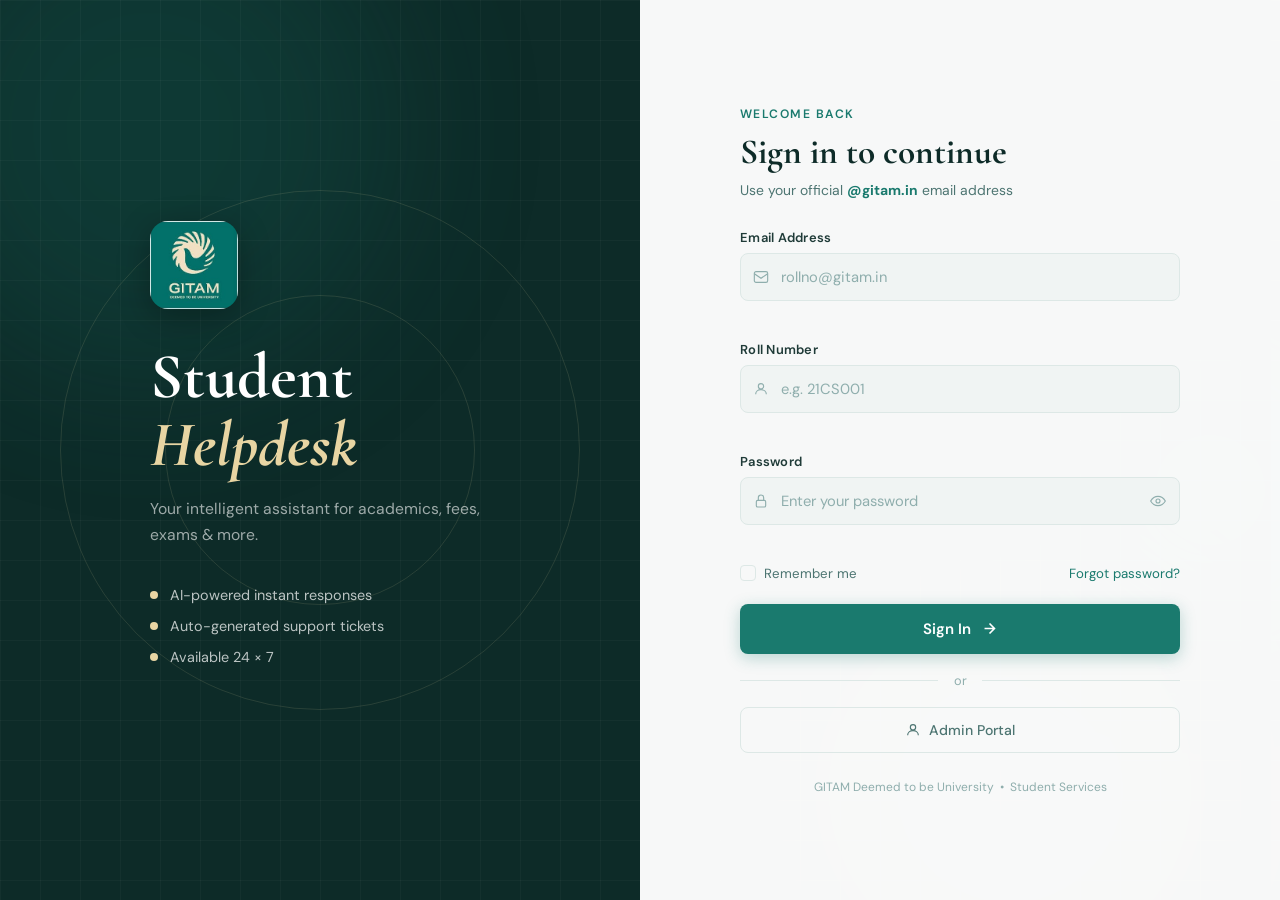
<file: index.html>
<!DOCTYPE html>
<html lang="en">
<head>
  <meta charset="UTF-8"/>
  <meta name="viewport" content="width=device-width, initial-scale=1.0"/>
  <title>GITAM Helpdesk — Chat</title>
  <link rel="stylesheet" href="style.css"/>
  <link href="https://fonts.googleapis.com/css2?family=Cormorant+Garamond:ital,wght@0,400;0,600;0,700;1,400&family=DM+Sans:wght@300;400;500;600&display=swap" rel="stylesheet">
</head>
<body class="chat-body">

  <!-- ══════════════ SIDEBAR ══════════════ -->
  <aside class="sidebar" id="sidebar">
    <div class="sidebar-top">
      <img src="image.png" alt="GITAM" class="sidebar-logo"/>
      <div class="sidebar-brand">
        <span class="sb-name">GITAM</span>
        <span class="sb-sub">Helpdesk</span>
      </div>
    </div>

    <nav class="sidebar-nav">
      <span class="nav-section-label">Quick Topics</span>

      <button class="quick-btn" data-msg="What is the last date to pay fees?">
        <svg viewBox="0 0 24 24" fill="none" stroke="currentColor" stroke-width="1.7"><circle cx="12" cy="12" r="10"/><path d="M12 8v4l3 3"/></svg>
        Fee Payment
      </button>
      <button class="quick-btn" data-msg="When is the exam timetable released?">
        <svg viewBox="0 0 24 24" fill="none" stroke="currentColor" stroke-width="1.7"><rect x="3" y="4" width="18" height="18" rx="2"/><path d="M16 2v4M8 2v4M3 10h18"/></svg>
        Examinations
      </button>
      <button class="quick-btn" data-msg="How do I get a bonafide certificate?">
        <svg viewBox="0 0 24 24" fill="none" stroke="currentColor" stroke-width="1.7"><path d="M4 19.5A2.5 2.5 0 016.5 17H20"/><path d="M6.5 2H20v20H6.5A2.5 2.5 0 014 19.5v-15A2.5 2.5 0 016.5 2z"/></svg>
        Academics
      </button>
      <button class="quick-btn" data-msg="How do I apply for hostel accommodation?">
        <svg viewBox="0 0 24 24" fill="none" stroke="currentColor" stroke-width="1.7"><path d="M3 9l9-7 9 7v11a2 2 0 01-2 2H5a2 2 0 01-2-2z"/><polyline points="9 22 9 12 15 12 15 22"/></svg>
        Hostel
      </button>
      <button class="quick-btn complaint-btn" data-msg="I want to file a complaint against a staff member.">
        <svg viewBox="0 0 24 24" fill="none" stroke="currentColor" stroke-width="1.7"><path d="M10.29 3.86L1.82 18a2 2 0 001.71 3h16.94a2 2 0 001.71-3L13.71 3.86a2 2 0 00-3.42 0z"/><line x1="12" y1="9" x2="12" y2="13"/><line x1="12" y1="17" x2="12.01" y2="17"/></svg>
        Raise Complaint
      </button>
    </nav>

    <div class="sidebar-footer">
      <div class="user-pill">
        <div class="user-ava" id="userAva">S</div>
        <div class="user-meta">
          <span id="uName">Student</span>
          <small id="uRoll">Roll No.</small>
        </div>
      </div>
      <button class="logout-btn" id="logoutBtn" title="Logout">
        <svg viewBox="0 0 24 24" fill="none" stroke="currentColor" stroke-width="2">
          <path d="M9 21H5a2 2 0 01-2-2V5a2 2 0 012-2h4"/>
          <polyline points="16 17 21 12 16 7"/>
          <line x1="21" y1="12" x2="9" y2="12"/>
        </svg>
      </button>
    </div>
  </aside>

  <!-- ══════════════ MAIN CHAT ══════════════ -->
  <main class="chat-main">

    <header class="chat-header">
      <button class="hamburger" id="menuToggle" aria-label="Toggle sidebar">
        <span></span><span></span><span></span>
      </button>
      <div class="header-center">
        <span class="online-dot"></span>
        GITAM AI Helpdesk
      </div>
      <a href="admin.html" class="header-admin-btn" title="Admin Panel">
        <svg viewBox="0 0 24 24" fill="none" stroke="currentColor" stroke-width="1.8">
          <circle cx="12" cy="8" r="4"/>
          <path d="M4 20c0-4 3.58-7 8-7s8 3 8 7"/>
        </svg>
        Admin
      </a>
    </header>

    <section class="chat-window" id="chatWindow">
      <!-- Welcome card shown on load -->
      <div class="welcome-card" id="welcomeCard">
        <img src="image.png" alt="GITAM" class="wc-logo"/>
        <h2 class="wc-title">Hello, <span id="wName">Student</span>! 👋</h2>
        <p class="wc-sub">I am your GITAM AI Assistant. Ask me anything about fees, exams, academics, hostel, or raise a complaint.</p>
        <div class="wc-chips">
          <button class="chip" data-msg="What is the fee payment deadline?">Fee deadline</button>
          <button class="chip" data-msg="When are exams scheduled?">Exam schedule</button>
          <button class="chip" data-msg="How do I check my CGPA?">Check CGPA</button>
          <button class="chip" data-msg="I want to report a problem">Report issue</button>
        </div>
      </div>
    </section>

    <!-- Typing indicator -->
    <div class="typing-indicator" id="typingBar" style="display:none">
      <div class="bounce-dots"><span></span><span></span><span></span></div>
      <span>GITAM AI is thinking…</span>
    </div>

    <footer class="chat-footer">
      <div class="footer-inner">
        <textarea id="msgInput" class="msg-input" placeholder="Type your question here…" rows="1" maxlength="500"></textarea>
        <button class="send-btn" id="sendBtn" disabled aria-label="Send">
          <svg viewBox="0 0 24 24" fill="none" stroke="currentColor" stroke-width="2.2">
            <line x1="22" y1="2" x2="11" y2="13"/>
            <polygon points="22 2 15 22 11 13 2 9 22 2"/>
          </svg>
        </button>
      </div>
      <p class="footer-hint"><kbd>Enter</kbd> to send &nbsp;·&nbsp; <kbd>Shift+Enter</kbd> for new line</p>
    </footer>

  </main>

  <!-- ══════ TICKET MODAL ══════ -->
  <div class="modal-overlay" id="ticketModal">
    <div class="modal-card">
      <div class="modal-emoji">🎫</div>
      <h3 class="modal-heading">Support Ticket Raised!</h3>
      <p class="modal-text" id="modalText">Your issue has been recorded.</p>
      <div class="ticket-id-badge" id="ticketBadge"></div>
      <p class="modal-info">Our grievance team will respond within <strong>48 working hours</strong>. Please save your Ticket ID for tracking.</p>
      <button class="modal-ok" id="modalOk">Got it, thank you!</button>
    </div>
  </div>

  <!-- Mobile sidebar overlay -->
  <div class="modal-overlay sidebar-overlay" id="sidebarOverlay"></div>

  <script src="script.js"></script>
</body>
</html>
</file>
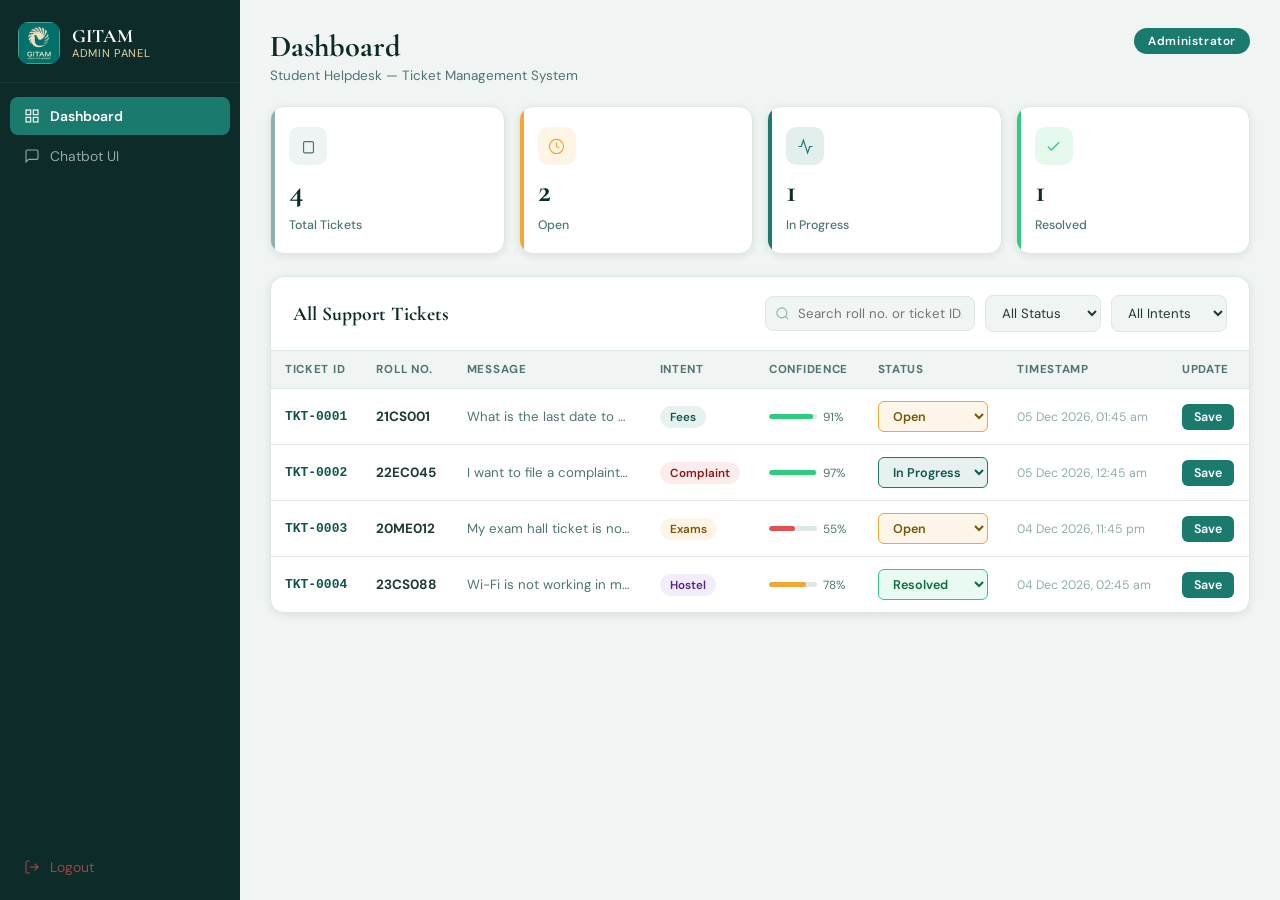
<file: admin.html>
<!DOCTYPE html>
<html lang="en">
<head>
  <meta charset="UTF-8"/>
  <meta name="viewport" content="width=device-width, initial-scale=1.0"/>
  <title>GITAM Helpdesk — Admin</title>
  <link rel="stylesheet" href="style.css"/>
  <link href="https://fonts.googleapis.com/css2?family=Cormorant+Garamond:ital,wght@0,400;0,600;0,700;1,400&family=DM+Sans:wght@300;400;500;600&display=swap" rel="stylesheet">
</head>
<body class="admin-body">

  <!-- ══════════════ ADMIN SIDEBAR ══════════════ -->
  <aside class="admin-sidebar">
    <div class="sidebar-top">
      <img src="image.png" alt="GITAM" class="sidebar-logo"/>
      <div class="sidebar-brand">
        <span class="sb-name">GITAM</span>
        <span class="sb-sub">Admin Panel</span>
      </div>
    </div>

    <nav class="admin-nav">
      <a href="admin.html" class="admin-nav-item active">
        <svg viewBox="0 0 24 24" fill="none" stroke="currentColor" stroke-width="1.7">
          <rect x="3" y="3" width="7" height="7"/><rect x="14" y="3" width="7" height="7"/>
          <rect x="3" y="14" width="7" height="7"/><rect x="14" y="14" width="7" height="7"/>
        </svg>
        Dashboard
      </a>
      <a href="index.html" class="admin-nav-item">
        <svg viewBox="0 0 24 24" fill="none" stroke="currentColor" stroke-width="1.7">
          <path d="M21 15a2 2 0 01-2 2H7l-4 4V5a2 2 0 012-2h14a2 2 0 012 2z"/>
        </svg>
        Chatbot UI
      </a>
      <a href="login.html" class="admin-nav-item nav-logout">
        <svg viewBox="0 0 24 24" fill="none" stroke="currentColor" stroke-width="1.7">
          <path d="M9 21H5a2 2 0 01-2-2V5a2 2 0 012-2h4"/>
          <polyline points="16 17 21 12 16 7"/>
          <line x1="21" y1="12" x2="9" y2="12"/>
        </svg>
        Logout
      </a>
    </nav>
  </aside>

  <!-- ══════════════ ADMIN MAIN ══════════════ -->
  <main class="admin-main">

    <header class="admin-topbar">
      <div>
        <h1 class="admin-page-title">Dashboard</h1>
        <p class="admin-page-sub">Student Helpdesk — Ticket Management System</p>
      </div>
      <span class="admin-role-badge">Administrator</span>
    </header>

    <!-- Stats Row -->
    <div class="stats-row">
      <div class="stat-card c-all">
        <div class="stat-icon-wrap">
          <svg viewBox="0 0 24 24" fill="none" stroke="currentColor" stroke-width="1.7">
            <path d="M15 5H7a2 2 0 00-2 2v12a2 2 0 002 2h10a2 2 0 002-2V7a2 2 0 00-2-2z"/>
          </svg>
        </div>
        <span class="stat-number" id="sTotal">0</span>
        <span class="stat-lbl">Total Tickets</span>
      </div>
      <div class="stat-card c-open">
        <div class="stat-icon-wrap">
          <svg viewBox="0 0 24 24" fill="none" stroke="currentColor" stroke-width="1.7">
            <circle cx="12" cy="12" r="10"/><polyline points="12 6 12 12 16 14"/>
          </svg>
        </div>
        <span class="stat-number" id="sOpen">0</span>
        <span class="stat-lbl">Open</span>
      </div>
      <div class="stat-card c-progress">
        <div class="stat-icon-wrap">
          <svg viewBox="0 0 24 24" fill="none" stroke="currentColor" stroke-width="1.7">
            <polyline points="22 12 18 12 15 21 9 3 6 12 2 12"/>
          </svg>
        </div>
        <span class="stat-number" id="sProgress">0</span>
        <span class="stat-lbl">In Progress</span>
      </div>
      <div class="stat-card c-resolved">
        <div class="stat-icon-wrap">
          <svg viewBox="0 0 24 24" fill="none" stroke="currentColor" stroke-width="1.7">
            <polyline points="20 6 9 17 4 12"/>
          </svg>
        </div>
        <span class="stat-number" id="sResolved">0</span>
        <span class="stat-lbl">Resolved</span>
      </div>
    </div>

    <!-- Tickets Table -->
    <section class="table-section">
      <div class="table-toolbar">
        <h2 class="table-section-title">All Support Tickets</h2>
        <div class="toolbar-right">
          <div class="tbar-search">
            <svg viewBox="0 0 24 24" fill="none" stroke="currentColor" stroke-width="1.7">
              <circle cx="11" cy="11" r="8"/><line x1="21" y1="21" x2="16.65" y2="16.65"/>
            </svg>
            <input type="text" id="searchInput" placeholder="Search roll no. or ticket ID…"/>
          </div>
          <select id="filterStatus" class="tbar-select">
            <option value="all">All Status</option>
            <option value="Open">Open</option>
            <option value="In Progress">In Progress</option>
            <option value="Resolved">Resolved</option>
          </select>
          <select id="filterIntent" class="tbar-select">
            <option value="all">All Intents</option>
            <option value="fees">Fees</option>
            <option value="exams">Exams</option>
            <option value="academics">Academics</option>
            <option value="hostel">Hostel</option>
            <option value="complaint">Complaint</option>
          </select>
        </div>
      </div>

      <div class="table-scroll">
        <table class="data-table">
          <thead>
            <tr>
              <th>Ticket ID</th>
              <th>Roll No.</th>
              <th>Message</th>
              <th>Intent</th>
              <th>Confidence</th>
              <th>Status</th>
              <th>Timestamp</th>
              <th>Update</th>
            </tr>
          </thead>
          <tbody id="tableBody"></tbody>
        </table>
        <div class="no-data" id="noData">
          <svg viewBox="0 0 24 24" fill="none" stroke="currentColor" stroke-width="1.2">
            <path d="M15 5H7a2 2 0 00-2 2v12a2 2 0 002 2h10a2 2 0 002-2V7a2 2 0 00-2-2z"/>
            <path d="M9 9h6M9 13h6M9 17h3"/>
          </svg>
          <p>No tickets found. They will appear here once students submit queries.</p>
        </div>
      </div>
    </section>

  </main>

  <script src="script.js"></script>
</body>
</html>
</file>
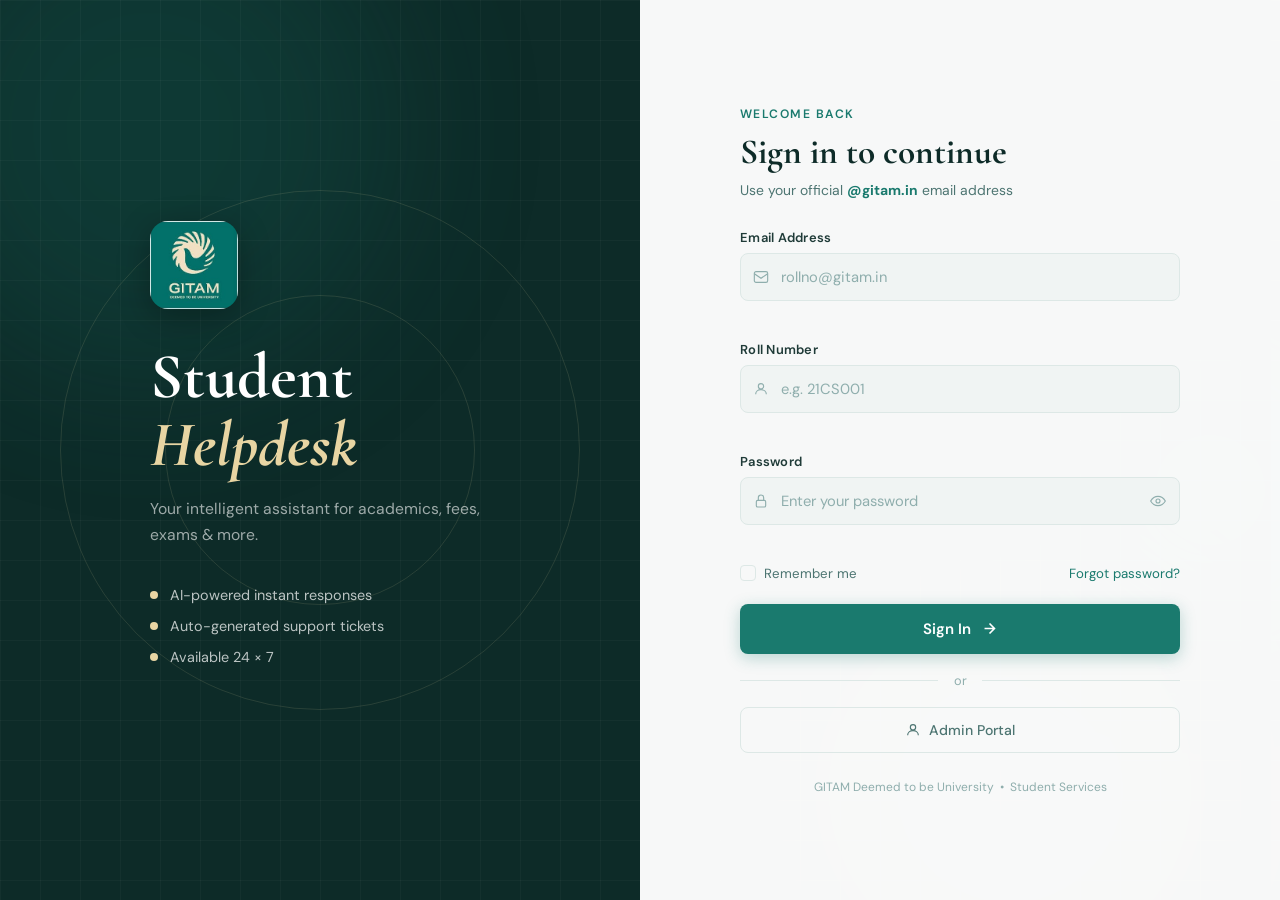
<file: login.html>
<!DOCTYPE html>
<html lang="en">
<head>
  <meta charset="UTF-8"/>
  <meta name="viewport" content="width=device-width, initial-scale=1.0"/>
  <title>GITAM Helpdesk — Login</title>
  <link rel="stylesheet" href="style.css"/>
  <link href="https://fonts.googleapis.com/css2?family=Cormorant+Garamond:ital,wght@0,400;0,600;0,700;1,400&family=DM+Sans:wght@300;400;500;600&display=swap" rel="stylesheet">
</head>
<body class="login-body">

  <div class="bg-orb orb-1"></div>
  <div class="bg-orb orb-2"></div>
  <div class="bg-orb orb-3"></div>
  <div class="bg-grid"></div>

  <div class="login-wrapper">

    <!-- LEFT: Branding -->
    <div class="login-brand-panel">
      <div class="brand-inner">
        <img src="image.png" alt="GITAM University" class="brand-logo"/>
        <h1 class="brand-headline">Student<br/><em>Helpdesk</em></h1>
        <p class="brand-tagline">Your intelligent assistant for academics, fees, exams &amp; more.</p>
        <ul class="brand-features">
          <li><span class="feat-bullet"></span>AI-powered instant responses</li>
          <li><span class="feat-bullet"></span>Auto-generated support tickets</li>
          <li><span class="feat-bullet"></span>Available 24 &times; 7</li>
        </ul>
      </div>
      <div class="brand-ring ring-lg"></div>
      <div class="brand-ring ring-sm"></div>
    </div>

    <!-- RIGHT: Login Form -->
    <div class="login-form-panel">
      <div class="form-card">

        <span class="form-eyebrow">Welcome back</span>
        <h2 class="form-heading">Sign in to continue</h2>
        <p class="form-hint">Use your official <strong>@gitam.in</strong> email address</p>

        <form id="loginForm" novalidate>

          <div class="field-group">
            <label for="email">Email Address</label>
            <div class="input-shell">
              <svg class="inp-icon" viewBox="0 0 24 24" fill="none" stroke="currentColor" stroke-width="1.7">
                <rect x="2" y="4" width="20" height="16" rx="2.5"/>
                <path d="M2 7l10 7 10-7"/>
              </svg>
              <input type="email" id="email" placeholder="rollno@gitam.in" required/>
            </div>
            <p class="field-error" id="emailErr"></p>
          </div>

          <div class="field-group">
            <label for="rollno">Roll Number</label>
            <div class="input-shell">
              <svg class="inp-icon" viewBox="0 0 24 24" fill="none" stroke="currentColor" stroke-width="1.7">
                <circle cx="12" cy="8" r="4"/>
                <path d="M4 20c0-4 3.58-7 8-7s8 3 8 7"/>
              </svg>
              <input type="text" id="rollno" placeholder="e.g. 21CS001" required/>
            </div>
            <p class="field-error" id="rollErr"></p>
          </div>

          <div class="field-group">
            <label for="password">Password</label>
            <div class="input-shell">
              <svg class="inp-icon" viewBox="0 0 24 24" fill="none" stroke="currentColor" stroke-width="1.7">
                <rect x="5" y="11" width="14" height="10" rx="2"/>
                <path d="M8 11V7a4 4 0 018 0v4"/>
              </svg>
              <input type="password" id="password" placeholder="Enter your password" required/>
              <button type="button" id="togglePass" class="eye-btn" aria-label="Toggle password">
                <svg id="eyeShow" viewBox="0 0 24 24" fill="none" stroke="currentColor" stroke-width="1.7">
                  <path d="M1 12s4-7 11-7 11 7 11 7-4 7-11 7S1 12 1 12z"/>
                  <circle cx="12" cy="12" r="3"/>
                </svg>
                <svg id="eyeHide" style="display:none" viewBox="0 0 24 24" fill="none" stroke="currentColor" stroke-width="1.7">
                  <path d="M17.94 17.94A10.94 10.94 0 0112 19c-7 0-11-7-11-7a18.45 18.45 0 015.06-5.94M9.9 4.24A9 9 0 0112 4c7 0 11 7 11 7a18.5 18.5 0 01-2.16 3.19M1 1l22 22"/>
                </svg>
              </button>
            </div>
            <p class="field-error" id="passErr"></p>
          </div>

          <div class="form-row-opts">
            <label class="check-wrap">
              <input type="checkbox" id="rememberMe"/>
              <span class="check-box"></span>
              Remember me
            </label>
            <a href="#" class="forgot-link">Forgot password?</a>
          </div>

          <button type="submit" class="btn-signin" id="signinBtn">
            <span id="btnLabel">Sign In</span>
            <svg class="btn-arr" viewBox="0 0 24 24" fill="none" stroke="currentColor" stroke-width="2.3">
              <path d="M5 12h14M12 5l7 7-7 7"/>
            </svg>
          </button>

          <div class="or-divider"><span>or</span></div>

          <a href="admin.html" class="btn-admin">
            <svg viewBox="0 0 24 24" fill="none" stroke="currentColor" stroke-width="1.7">
              <circle cx="12" cy="8" r="4"/>
              <path d="M4 20c0-4 3.58-7 8-7s8 3 8 7"/>
            </svg>
            Admin Portal
          </a>

        </form>

        <p class="form-footer-note">GITAM Deemed to be University &nbsp;&bull;&nbsp; Student Services</p>
      </div>
    </div>

  </div>

  <script src="script.js"></script>
</body>
</html>
</file>
<file: style.css>
/* ============================================================
   style.css — GITAM Student Helpdesk
   Covers: Login · Chat · Admin
   Brand palette: Teal #1a7a6e · Cream #e8d5a3 · Deep #0d2b28
   ============================================================ */

/* ── Variables ─────────────────────────────────────────── */
:root {
  --teal:       #1a7a6e;
  --teal-dk:    #12574d;
  --teal-lt:    #2aa090;
  --teal-faint: #eaf5f3;
  --cream:      #e8d5a3;
  --cream-dk:   #c9b47a;
  --deep:       #0d2b28;
  --white:      #ffffff;
  --offwhite:   #f6f9f8;
  --g100:       #f0f4f3;
  --g200:       #dde8e6;
  --g400:       #8faead;
  --g600:       #4d7572;
  --g800:       #1f3b38;
  --red:        #e05252;
  --amber:      #f0a830;
  --green:      #2ecc7e;
  --sh-sm:      0 2px 8px rgba(13,43,40,.09);
  --sh-md:      0 6px 24px rgba(13,43,40,.13);
  --sh-lg:      0 16px 48px rgba(13,43,40,.20);
  --r:   14px;
  --rs:  8px;
  --rl:  22px;
  --fd:  'Cormorant Garamond', Georgia, serif;
  --fb:  'DM Sans', sans-serif;
  --tr:  all .22s cubic-bezier(.4,0,.2,1);
}

/* ── Reset ─────────────────────────────────────────────── */
*, *::before, *::after { box-sizing: border-box; margin: 0; padding: 0; }
html  { font-size: 16px; scroll-behavior: smooth; }
body  { font-family: var(--fb); color: var(--g800); background: var(--offwhite); -webkit-font-smoothing: antialiased; }
a     { text-decoration: none; color: inherit; }
button{ font-family: var(--fb); cursor: pointer; border: none; background: none; }
input, select, textarea { font-family: var(--fb); }
img   { display: block; }

/* ── Keyframes ─────────────────────────────────────────── */
@keyframes fade-up    { from { opacity:0; transform:translateY(16px); } to { opacity:1; transform:translateY(0); } }
@keyframes orb-drift  { 0%   { transform:translate(0,0) scale(1); }     100%{ transform:translate(30px,40px) scale(1.08); } }
@keyframes pulse-dot  { 0%,100%{ box-shadow:0 0 0 3px rgba(46,204,126,.2); } 50%{ box-shadow:0 0 0 6px rgba(46,204,126,.06); } }
@keyframes bdot       { 0%,80%,100%{ transform:translateY(0);    opacity:.5; } 40%{ transform:translateY(-6px); opacity:1; } }

/* ════════════════════════════════════════════════
   SHARED — sidebar top strip used by chat + admin
   ════════════════════════════════════════════════ */
.sidebar-top {
  display: flex; align-items: center; gap: 12px;
  padding: 22px 18px 18px;
  border-bottom: 1px solid rgba(255,255,255,.07);
}
.sidebar-logo  { width: 42px; height: 42px; object-fit: contain; border-radius: 10px; flex-shrink: 0; }
.sidebar-brand { display: flex; flex-direction: column; }
.sb-name { font-family: var(--fd); font-size: 1.18rem; font-weight: 700; color: var(--white); line-height: 1.1; }
.sb-sub  { font-size: .7rem; color: var(--cream); letter-spacing: .06em; text-transform: uppercase; }

/* ════════════════════════════════════════════════
   LOGIN PAGE
   ════════════════════════════════════════════════ */
.login-body {
  min-height: 100vh; background: var(--deep);
  display: flex; align-items: center; justify-content: center;
  overflow: hidden; position: relative;
}

/* Background orbs */
.bg-orb { position: fixed; border-radius: 50%; filter: blur(80px); opacity: .18; animation: orb-drift 12s ease-in-out infinite alternate; pointer-events: none; }
.orb-1  { width: 500px; height: 500px; background: var(--teal);   top: -120px;  left: -100px; }
.orb-2  { width: 380px; height: 380px; background: var(--cream);  bottom: -80px; right: 80px; animation-delay: -4s; }
.orb-3  { width: 260px; height: 260px; background: var(--teal-lt);top: 40%;     right: -60px; animation-delay: -8s; }

.bg-grid {
  position: fixed; inset: 0; pointer-events: none;
  background-image: linear-gradient(rgba(255,255,255,.03) 1px, transparent 1px),
                    linear-gradient(90deg, rgba(255,255,255,.03) 1px, transparent 1px);
  background-size: 40px 40px;
}

/* Two-column grid */
.login-wrapper { display: grid; grid-template-columns: 1fr 1fr; min-height: 100vh; width: 100%; position: relative; z-index: 2; }

/* Brand panel */
.login-brand-panel { display: flex; align-items: center; justify-content: center; padding: 60px 48px; position: relative; overflow: hidden; }
.brand-inner       { position: relative; z-index: 2; animation: fade-up .8s ease both; }
.brand-logo        { width: 88px; height: 88px; object-fit: contain; border-radius: 18px; margin-bottom: 34px; box-shadow: 0 8px 32px rgba(0,0,0,.3); }
.brand-headline    { font-family: var(--fd); font-size: clamp(2.8rem,5vw,4.4rem); font-weight: 700; line-height: 1.05; color: var(--white); margin-bottom: 18px; }
.brand-headline em { font-style: italic; color: var(--cream); }
.brand-tagline     { font-size: .98rem; color: rgba(255,255,255,.6); line-height: 1.65; margin-bottom: 38px; max-width: 340px; }
.brand-features    { list-style: none; }
.brand-features li { display: flex; align-items: center; gap: 12px; font-size: .9rem; color: rgba(255,255,255,.72); margin-bottom: 13px; }
.feat-bullet       { width: 8px; height: 8px; border-radius: 50%; background: var(--cream); flex-shrink: 0; }
.brand-ring        { position: absolute; border-radius: 50%; border: 1px solid rgba(232,213,163,.13); pointer-events: none; }
.ring-lg           { width: 520px; height: 520px; top: 50%; left: 50%; transform: translate(-50%,-50%); }
.ring-sm           { width: 310px; height: 310px; top: 50%; left: 50%; transform: translate(-50%,-50%); }

/* Form panel */
.login-form-panel { display: flex; align-items: center; justify-content: center; padding: 40px 32px; background: rgba(255,255,255,.97); animation: fade-up .9s ease .1s both; }
.form-card        { width: 100%; max-width: 440px; }
.form-eyebrow     { display: block; font-size: .76rem; font-weight: 600; letter-spacing: .12em; text-transform: uppercase; color: var(--teal); margin-bottom: 8px; }
.form-heading     { font-family: var(--fd); font-size: 2.2rem; font-weight: 700; color: var(--deep); margin-bottom: 8px; }
.form-hint        { font-size: .87rem; color: var(--g600); margin-bottom: 30px; }
.form-hint strong { color: var(--teal); }

/* Fields */
.field-group       { margin-bottom: 19px; }
.field-group label { display: block; font-size: .81rem; font-weight: 600; color: var(--g800); margin-bottom: 7px; letter-spacing: .02em; }
.input-shell       { position: relative; display: flex; align-items: center; }
.inp-icon          { position: absolute; left: 13px; width: 16px; height: 16px; color: var(--g400); pointer-events: none; flex-shrink: 0; }
.input-shell input { width: 100%; height: 48px; padding: 0 44px 0 40px; border: 1.5px solid var(--g200); border-radius: var(--rs); font-size: .92rem; color: var(--deep); background: var(--g100); transition: var(--tr); outline: none; }
.input-shell input::placeholder { color: var(--g400); }
.input-shell input:focus { border-color: var(--teal); background: var(--white); box-shadow: 0 0 0 3px rgba(26,122,110,.12); }
.input-shell input.err  { border-color: var(--red); box-shadow: 0 0 0 3px rgba(224,82,82,.1); }
.field-error       { font-size: .77rem; color: var(--red); margin-top: 5px; min-height: 16px; display: block; }

/* Eye toggle */
.eye-btn     { position: absolute; right: 12px; width: 20px; height: 20px; display: flex; align-items: center; justify-content: center; color: var(--g400); transition: var(--tr); }
.eye-btn:hover { color: var(--teal); }
.eye-btn svg { width: 16px; height: 16px; }

/* Remember + forgot */
.form-row-opts { display: flex; align-items: center; justify-content: space-between; margin-bottom: 22px; }
.check-wrap    { display: flex; align-items: center; gap: 8px; font-size: .83rem; color: var(--g600); cursor: pointer; user-select: none; }
.check-wrap input { display: none; }
.check-box     { width: 16px; height: 16px; border: 1.5px solid var(--g200); border-radius: 4px; display: flex; align-items: center; justify-content: center; transition: var(--tr); flex-shrink: 0; }
.check-wrap input:checked + .check-box { background: var(--teal); border-color: var(--teal); }
.check-wrap input:checked + .check-box::after { content: ''; width: 9px; height: 5px; border-left: 2px solid #fff; border-bottom: 2px solid #fff; transform: rotate(-45deg) translateY(-1px); display: block; }
.forgot-link   { font-size: .83rem; color: var(--teal); transition: var(--tr); }
.forgot-link:hover { text-decoration: underline; color: var(--teal-dk); }

/* Sign-in button */
.btn-signin { width: 100%; height: 50px; background: var(--teal); color: var(--white); border-radius: var(--rs); font-size: .94rem; font-weight: 600; display: flex; align-items: center; justify-content: center; gap: 10px; transition: var(--tr); box-shadow: 0 4px 16px rgba(26,122,110,.28); }
.btn-signin:hover  { background: var(--teal-dk); transform: translateY(-1px); box-shadow: 0 6px 20px rgba(26,122,110,.35); }
.btn-signin:active { transform: translateY(0); }
.btn-arr { width: 17px; height: 17px; }

/* Divider */
.or-divider { text-align: center; margin: 18px 0; position: relative; color: var(--g400); font-size: .8rem; }
.or-divider::before, .or-divider::after { content: ''; position: absolute; top: 50%; width: calc(50% - 22px); height: 1px; background: var(--g200); }
.or-divider::before { left: 0; }
.or-divider::after  { right: 0; }

/* Admin button */
.btn-admin { display: flex; align-items: center; justify-content: center; gap: 8px; width: 100%; height: 46px; border: 1.5px solid var(--g200); border-radius: var(--rs); font-size: .88rem; font-weight: 500; color: var(--g600); transition: var(--tr); }
.btn-admin svg { width: 16px; height: 16px; }
.btn-admin:hover { border-color: var(--teal); color: var(--teal); background: var(--teal-faint); }
.form-footer-note { text-align: center; font-size: .75rem; color: var(--g400); margin-top: 26px; }

/* ════════════════════════════════════════════════
   CHAT PAGE
   ════════════════════════════════════════════════ */
.chat-body { display: flex; height: 100vh; overflow: hidden; background: var(--offwhite); }

/* Sidebar */
.sidebar { width: 260px; min-width: 260px; height: 100vh; background: var(--deep); display: flex; flex-direction: column; overflow: hidden; transition: transform .28s cubic-bezier(.4,0,.2,1); z-index: 50; }
.sidebar-nav { flex: 1; padding: 18px 10px; overflow-y: auto; }
.nav-section-label { display: block; font-size: .67rem; font-weight: 600; letter-spacing: .1em; text-transform: uppercase; color: rgba(255,255,255,.28); padding: 0 8px; margin-bottom: 8px; }
.quick-btn { display: flex; align-items: center; gap: 10px; width: 100%; padding: 10px 12px; border-radius: var(--rs); font-size: .87rem; color: rgba(255,255,255,.68); text-align: left; transition: var(--tr); margin-bottom: 2px; }
.quick-btn svg { width: 15px; height: 15px; flex-shrink: 0; }
.quick-btn:hover { background: rgba(255,255,255,.08); color: var(--white); }
.complaint-btn { color: rgba(240,168,48,.8); margin-top: 6px; }
.complaint-btn:hover { background: rgba(240,168,48,.1); color: var(--amber); }
.sidebar-footer { display: flex; align-items: center; gap: 10px; padding: 14px 12px; border-top: 1px solid rgba(255,255,255,.07); }
.user-pill  { flex: 1; display: flex; align-items: center; gap: 10px; min-width: 0; }
.user-ava   { width: 34px; height: 34px; border-radius: 50%; background: var(--teal); color: var(--white); font-size: .88rem; font-weight: 700; display: flex; align-items: center; justify-content: center; flex-shrink: 0; }
.user-meta  { display: flex; flex-direction: column; min-width: 0; }
.user-meta span  { font-size: .83rem; font-weight: 500; color: var(--white); white-space: nowrap; overflow: hidden; text-overflow: ellipsis; }
.user-meta small { font-size: .71rem; color: rgba(255,255,255,.42); }
.logout-btn { width: 32px; height: 32px; border-radius: 8px; display: flex; align-items: center; justify-content: center; color: rgba(255,255,255,.38); transition: var(--tr); }
.logout-btn svg { width: 15px; height: 15px; }
.logout-btn:hover { background: rgba(224,82,82,.14); color: var(--red); }

/* Chat main layout */
.chat-main   { flex: 1; display: flex; flex-direction: column; height: 100vh; overflow: hidden; min-width: 0; }
.chat-header { display: flex; align-items: center; padding: 0 20px; height: 62px; background: var(--white); border-bottom: 1px solid var(--g200); box-shadow: var(--sh-sm); gap: 14px; flex-shrink: 0; }
.hamburger   { display: none; flex-direction: column; gap: 5px; width: 32px; height: 32px; align-items: center; justify-content: center; border-radius: var(--rs); transition: var(--tr); }
.hamburger span { display: block; width: 20px; height: 2px; background: var(--g600); border-radius: 2px; }
.hamburger:hover { background: var(--g100); }
.header-center { flex: 1; display: flex; align-items: center; justify-content: center; gap: 8px; font-weight: 600; font-size: .94rem; color: var(--g800); }
.online-dot    { width: 8px; height: 8px; border-radius: 50%; background: var(--green); box-shadow: 0 0 0 3px rgba(46,204,126,.2); animation: pulse-dot 2s ease infinite; }
.header-admin-btn { display: flex; align-items: center; gap: 6px; padding: 6px 14px; border-radius: 20px; font-size: .81rem; font-weight: 600; color: var(--teal); background: var(--teal-faint); border: 1px solid rgba(26,122,110,.2); transition: var(--tr); }
.header-admin-btn svg { width: 15px; height: 15px; }
.header-admin-btn:hover { background: var(--teal); color: var(--white); }

/* Chat window */
.chat-window { flex: 1; overflow-y: auto; padding: 26px 22px; display: flex; flex-direction: column; gap: 14px; scroll-behavior: smooth; }
.chat-window::-webkit-scrollbar       { width: 4px; }
.chat-window::-webkit-scrollbar-thumb { background: var(--g200); border-radius: 4px; }

/* Welcome card */
.welcome-card { background: var(--white); border-radius: var(--rl); padding: 34px; text-align: center; box-shadow: var(--sh-sm); border: 1px solid var(--g200); max-width: 520px; margin: auto; animation: fade-up .6s ease both; }
.wc-logo  { width: 62px; height: 62px; object-fit: contain; border-radius: 14px; margin: 0 auto 18px; }
.wc-title { font-family: var(--fd); font-size: 1.85rem; font-weight: 700; color: var(--deep); margin-bottom: 9px; }
.wc-title span { color: var(--teal); }
.wc-sub   { font-size: .89rem; color: var(--g600); line-height: 1.65; margin-bottom: 22px; }
.wc-chips { display: flex; flex-wrap: wrap; gap: 8px; justify-content: center; }
.chip     { padding: 7px 16px; border-radius: 20px; background: var(--teal-faint); border: 1px solid rgba(26,122,110,.2); color: var(--teal); font-size: .81rem; font-weight: 500; transition: var(--tr); }
.chip:hover { background: var(--teal); color: var(--white); transform: translateY(-1px); }

/* Message bubbles */
.message-row { display: flex; gap: 10px; align-items: flex-end; animation: fade-up .28s ease both; }
.message-row.user { flex-direction: row-reverse; }
.msg-avatar  { width: 33px; height: 33px; border-radius: 50%; display: flex; align-items: center; justify-content: center; font-size: .77rem; font-weight: 700; flex-shrink: 0; }
.bot-avatar  { background: var(--teal);    color: var(--white); }
.user-avatar { background: var(--cream-dk);color: var(--deep);  }
.msg-bubble  { max-width: 68%; padding: 11px 15px; border-radius: 18px; font-size: .89rem; line-height: 1.6; box-shadow: var(--sh-sm); word-break: break-word; }
.message-row.bot  .msg-bubble { background: var(--white); border-bottom-left-radius:  4px; border: 1px solid var(--g200); color: var(--g800); }
.message-row.user .msg-bubble { background: var(--teal);  border-bottom-right-radius: 4px; color: var(--white); }
.msg-time { font-size: .69rem; color: var(--g400); margin-top: 4px; padding: 0 4px; }
.message-row.bot  .msg-time { text-align: left;  }
.message-row.user .msg-time { text-align: right; }

/* Ticket inline tag */
.ticket-inline { display: inline-flex; align-items: center; gap: 6px; margin-top: 8px; background: rgba(26,122,110,.1); border: 1px solid rgba(26,122,110,.2); border-radius: 6px; padding: 5px 10px; font-size: .79rem; font-weight: 600; color: var(--teal-dk); }

/* Confidence badge */
.conf-badge  { display: inline-block; font-size: .69rem; padding: 2px 7px; border-radius: 4px; margin-left: 6px; font-weight: 600; }
.conf-high   { background: rgba(46,204,126,.14); color: #1a8a4e; }
.conf-medium { background: rgba(240,168,48,.14);  color: #9a6600; }
.conf-low    { background: rgba(224,82,82,.14);   color: #b02a2a; }

/* Typing indicator */
.typing-indicator { display: flex; align-items: center; gap: 10px; padding: 0 22px 10px; font-size: .81rem; color: var(--g400); }
.bounce-dots { display: flex; gap: 4px; }
.bounce-dots span { width: 7px; height: 7px; border-radius: 50%; background: var(--teal); animation: bdot 1.2s ease-in-out infinite; }
.bounce-dots span:nth-child(2) { animation-delay: .2s; }
.bounce-dots span:nth-child(3) { animation-delay: .4s; }

/* Input bar */
.chat-footer    { background: var(--white); border-top: 1px solid var(--g200); padding: 13px 18px 10px; flex-shrink: 0; }
.footer-inner   { display: flex; align-items: flex-end; gap: 10px; background: var(--g100); border: 1.5px solid var(--g200); border-radius: 16px; padding: 9px 12px; transition: var(--tr); }
.footer-inner:focus-within { border-color: var(--teal); background: var(--white); box-shadow: 0 0 0 3px rgba(26,122,110,.1); }
.msg-input { flex: 1; background: none; border: none; outline: none; font-size: .92rem; color: var(--g800); resize: none; max-height: 140px; line-height: 1.5; }
.msg-input::placeholder { color: var(--g400); }
.send-btn { width: 38px; height: 38px; border-radius: 10px; background: var(--teal); color: var(--white); display: flex; align-items: center; justify-content: center; flex-shrink: 0; transition: var(--tr); }
.send-btn svg { width: 15px; height: 15px; }
.send-btn:disabled { background: var(--g200); cursor: not-allowed; }
.send-btn:not(:disabled):hover { background: var(--teal-dk); transform: scale(1.05); }
.footer-hint { font-size: .71rem; color: var(--g400); margin-top: 6px; padding: 0 4px; }
.footer-hint kbd { font-family: monospace; font-size: .69rem; padding: 1px 5px; background: var(--g200); border-radius: 3px; }

/* Modal */
.modal-overlay { position: fixed; inset: 0; background: rgba(13,43,40,.55); backdrop-filter: blur(4px); display: flex; align-items: center; justify-content: center; z-index: 200; opacity: 0; pointer-events: none; transition: opacity .24s ease; }
.modal-overlay.visible { opacity: 1; pointer-events: all; }
.sidebar-overlay { backdrop-filter: none; display: none; background: rgba(13,43,40,.45); }
.modal-card    { background: var(--white); border-radius: var(--rl); padding: 38px 34px; max-width: 410px; width: 90%; text-align: center; box-shadow: var(--sh-lg); transform: scale(.92) translateY(18px); transition: transform .3s cubic-bezier(.34,1.56,.64,1); }
.modal-overlay.visible .modal-card { transform: scale(1) translateY(0); }
.modal-emoji   { font-size: 2.6rem; margin-bottom: 13px; }
.modal-heading { font-family: var(--fd); font-size: 1.65rem; font-weight: 700; color: var(--deep); margin-bottom: 9px; }
.modal-text    { font-size: .88rem; color: var(--g600); margin-bottom: 16px; line-height: 1.6; }
.ticket-id-badge { display: inline-block; background: var(--teal-faint); border: 1.5px solid rgba(26,122,110,.24); border-radius: 8px; padding: 9px 20px; font-family: 'Courier New', monospace; font-size: 1.18rem; font-weight: 700; color: var(--teal-dk); letter-spacing: .06em; margin-bottom: 14px; }
.modal-info    { font-size: .81rem; color: var(--g600); margin-bottom: 22px; line-height: 1.6; }
.modal-info strong { color: var(--teal-dk); }
.modal-ok      { width: 100%; height: 46px; background: var(--teal); color: var(--white); border-radius: var(--rs); font-size: .91rem; font-weight: 600; transition: var(--tr); }
.modal-ok:hover { background: var(--teal-dk); }

/* ════════════════════════════════════════════════
   ADMIN PAGE
   ════════════════════════════════════════════════ */
.admin-body    { display: flex; height: 100vh; overflow: hidden; background: var(--g100); }
.admin-sidebar { width: 240px; min-width: 240px; height: 100vh; background: var(--deep); display: flex; flex-direction: column; flex-shrink: 0; }
.admin-nav     { flex: 1; padding: 14px 10px; display: flex; flex-direction: column; gap: 2px; }
.admin-nav-item{ display: flex; align-items: center; gap: 10px; padding: 10px 14px; border-radius: var(--rs); font-size: .87rem; color: rgba(255,255,255,.58); transition: var(--tr); }
.admin-nav-item svg { width: 16px; height: 16px; flex-shrink: 0; }
.admin-nav-item:hover  { background: rgba(255,255,255,.07); color: rgba(255,255,255,.88); }
.admin-nav-item.active { background: var(--teal); color: var(--white); font-weight: 600; }
.admin-nav-item.nav-logout       { margin-top: auto; color: rgba(224,82,82,.68); }
.admin-nav-item.nav-logout:hover { background: rgba(224,82,82,.1); color: var(--red); }

.admin-main       { flex: 1; overflow-y: auto; padding: 28px 30px; display: flex; flex-direction: column; gap: 22px; min-width: 0; }
.admin-topbar     { display: flex; align-items: flex-start; justify-content: space-between; }
.admin-page-title { font-family: var(--fd); font-size: 1.9rem; font-weight: 700; color: var(--deep); }
.admin-page-sub   { font-size: .84rem; color: var(--g600); margin-top: 2px; }
.admin-role-badge { background: var(--teal); color: var(--white); font-size: .74rem; font-weight: 600; letter-spacing: .05em; padding: 5px 14px; border-radius: 20px; }

/* Stats cards */
.stats-row { display: grid; grid-template-columns: repeat(4,1fr); gap: 14px; }
.stat-card { background: var(--white); border-radius: var(--r); padding: 20px 18px; display: flex; flex-direction: column; gap: 10px; box-shadow: var(--sh-sm); border: 1px solid var(--g200); position: relative; overflow: hidden; animation: fade-up .5s ease both; }
.stat-card::before { content: ''; position: absolute; top: 0; left: 0; width: 4px; height: 100%; border-radius: 4px 0 0 4px; }
.c-all::before      { background: var(--g400); }
.c-open::before     { background: var(--amber); }
.c-progress::before { background: var(--teal); }
.c-resolved::before { background: var(--green); }
.stat-icon-wrap { width: 38px; height: 38px; border-radius: 10px; display: flex; align-items: center; justify-content: center; }
.c-all      .stat-icon-wrap { background: rgba(143,174,173,.15); color: var(--g600); }
.c-open     .stat-icon-wrap { background: rgba(240,168,48,.12);  color: var(--amber); }
.c-progress .stat-icon-wrap { background: rgba(26,122,110,.12);  color: var(--teal);  }
.c-resolved .stat-icon-wrap { background: rgba(46,204,126,.12);  color: var(--green); }
.stat-icon-wrap svg { width: 17px; height: 17px; }
.stat-number { font-family: var(--fd); font-size: 2rem; font-weight: 700; color: var(--deep); line-height: 1; }
.stat-lbl    { font-size: .77rem; color: var(--g600); font-weight: 500; }

/* Table section */
.table-section { background: var(--white); border-radius: var(--r); box-shadow: var(--sh-sm); border: 1px solid var(--g200); overflow: hidden; animation: fade-up .6s ease .1s both; }
.table-toolbar { display: flex; align-items: center; justify-content: space-between; padding: 18px 22px; border-bottom: 1px solid var(--g200); flex-wrap: wrap; gap: 12px; }
.table-section-title { font-family: var(--fd); font-size: 1.22rem; font-weight: 700; color: var(--deep); }
.toolbar-right { display: flex; align-items: center; gap: 10px; flex-wrap: wrap; }
.tbar-search   { position: relative; display: flex; align-items: center; }
.tbar-search svg { position: absolute; left: 10px; width: 15px; height: 15px; color: var(--g400); }
.tbar-search input { padding: 8px 12px 8px 32px; border: 1.5px solid var(--g200); border-radius: var(--rs); font-size: .83rem; color: var(--g800); background: var(--g100); outline: none; width: 210px; transition: var(--tr); }
.tbar-search input:focus { border-color: var(--teal); background: var(--white); }
.tbar-select { padding: 8px 12px; border: 1.5px solid var(--g200); border-radius: var(--rs); font-size: .83rem; color: var(--g800); background: var(--g100); outline: none; cursor: pointer; transition: var(--tr); }
.tbar-select:focus { border-color: var(--teal); }
.table-scroll { overflow-x: auto; }

/* Table */
.data-table { width: 100%; border-collapse: collapse; font-size: .84rem; }
.data-table thead th { padding: 11px 14px; text-align: left; font-size: .72rem; font-weight: 700; letter-spacing: .06em; text-transform: uppercase; color: var(--g600); background: var(--g100); border-bottom: 1px solid var(--g200); white-space: nowrap; }
.data-table tbody tr { border-bottom: 1px solid var(--g200); transition: background .14s; }
.data-table tbody tr:last-child { border-bottom: none; }
.data-table tbody tr:hover { background: rgba(26,122,110,.03); }
.data-table td { padding: 12px 14px; vertical-align: middle; }
.ticket-id-cell { font-family: 'Courier New', monospace; font-weight: 700; color: var(--teal-dk); font-size: .81rem; }
.msg-cell { max-width: 190px; white-space: nowrap; overflow: hidden; text-overflow: ellipsis; color: var(--g600); font-size: .83rem; }

/* Intent badges */
.intent-badge { display: inline-block; padding: 3px 10px; border-radius: 12px; font-size: .73rem; font-weight: 600; text-transform: capitalize; }
.intent-fees      { background: rgba(26,122,110,.1);  color: var(--teal-dk); }
.intent-exams     { background: rgba(240,168,48,.12); color: #7a5500; }
.intent-academics { background: rgba(80,80,210,.09);  color: #302890; }
.intent-hostel    { background: rgba(110,60,200,.09); color: #5a2090; }
.intent-complaint { background: rgba(224,82,82,.1);   color: #901818; }

/* Status select */
.status-select { padding: 5px 10px; border-radius: 6px; font-size: .79rem; font-weight: 600; border: 1.5px solid; cursor: pointer; outline: none; transition: var(--tr); }
.s-open     { border-color: var(--amber); background: rgba(240,168,48,.1);  color: #7a5500; }
.s-progress { border-color: var(--teal);  background: rgba(26,122,110,.1);  color: var(--teal-dk); }
.s-resolved { border-color: var(--green); background: rgba(46,204,126,.1);  color: #0a6e3a; }

/* Confidence bar */
.conf-bar-wrap { display: flex; align-items: center; gap: 6px; }
.conf-bar  { height: 5px; border-radius: 4px; background: var(--g200); width: 48px; overflow: hidden; }
.conf-fill { height: 100%; border-radius: 4px; }
.conf-pct  { font-size: .74rem; color: var(--g600); }
.ts-cell   { font-size: .77rem; color: var(--g400); white-space: nowrap; }

/* Empty state */
.no-data   { padding: 56px 20px; text-align: center; color: var(--g400); }
.no-data svg { width: 46px; height: 46px; margin: 0 auto 10px; }
.no-data p   { font-size: .88rem; }

/* ── Responsive ────────────────────────────────────────── */
@media (max-width: 900px) {
  .login-wrapper      { grid-template-columns: 1fr; }
  .login-brand-panel  { display: none; }
  .login-form-panel   { padding: 28px 20px; }
  .sidebar            { position: fixed; left: 0; top: 0; transform: translateX(-100%); z-index: 100; }
  .sidebar.open       { transform: translateX(0); }
  .sidebar-overlay    { display: flex; z-index: 99; }
  .hamburger          { display: flex; }
  .admin-sidebar      { display: none; }
  .admin-main         { padding: 18px 14px; }
  .stats-row          { grid-template-columns: repeat(2, 1fr); }
  .table-toolbar      { flex-direction: column; align-items: flex-start; }
  .tbar-search input  { width: 100%; }
}
@media (max-width: 480px) {
  .stats-row   { grid-template-columns: 1fr 1fr; }
  .chat-window { padding: 14px; }
  .msg-bubble  { max-width: 85%; }
  .welcome-card{ padding: 22px 18px; }
}
</file>
